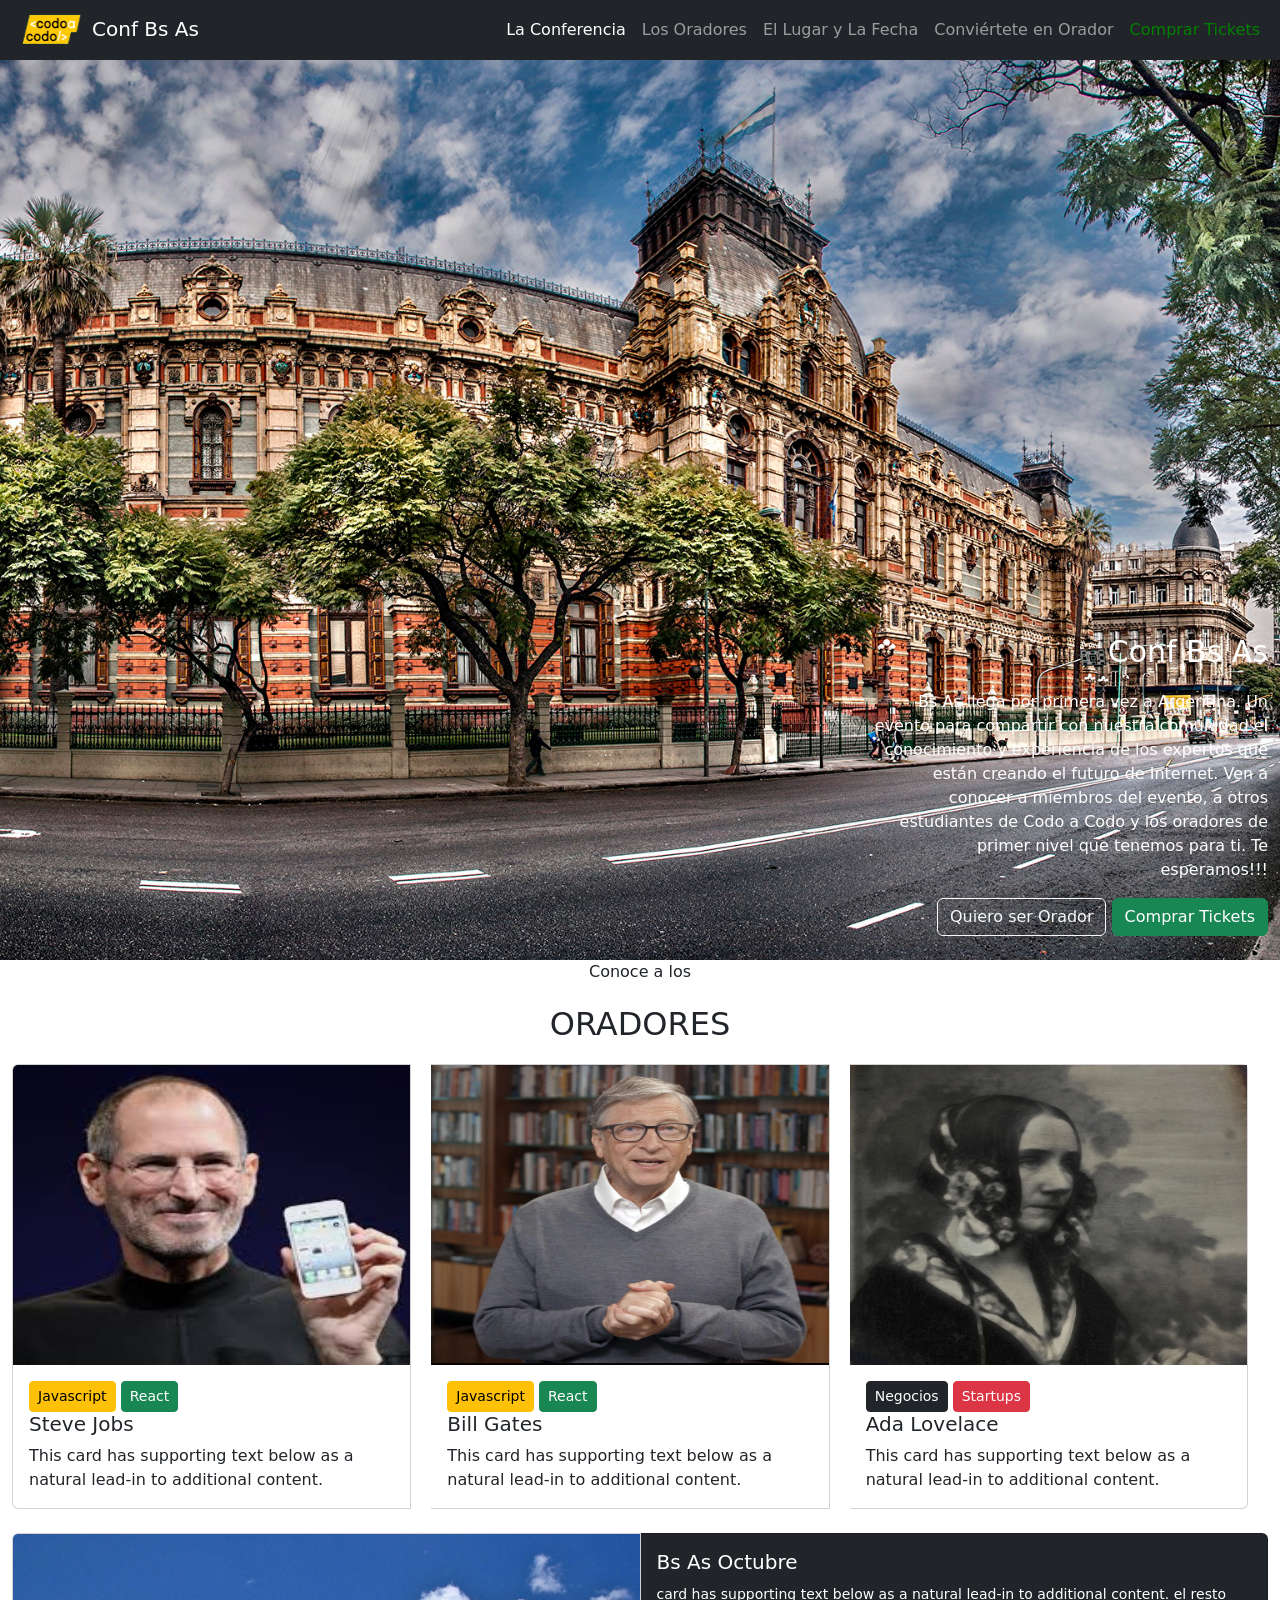
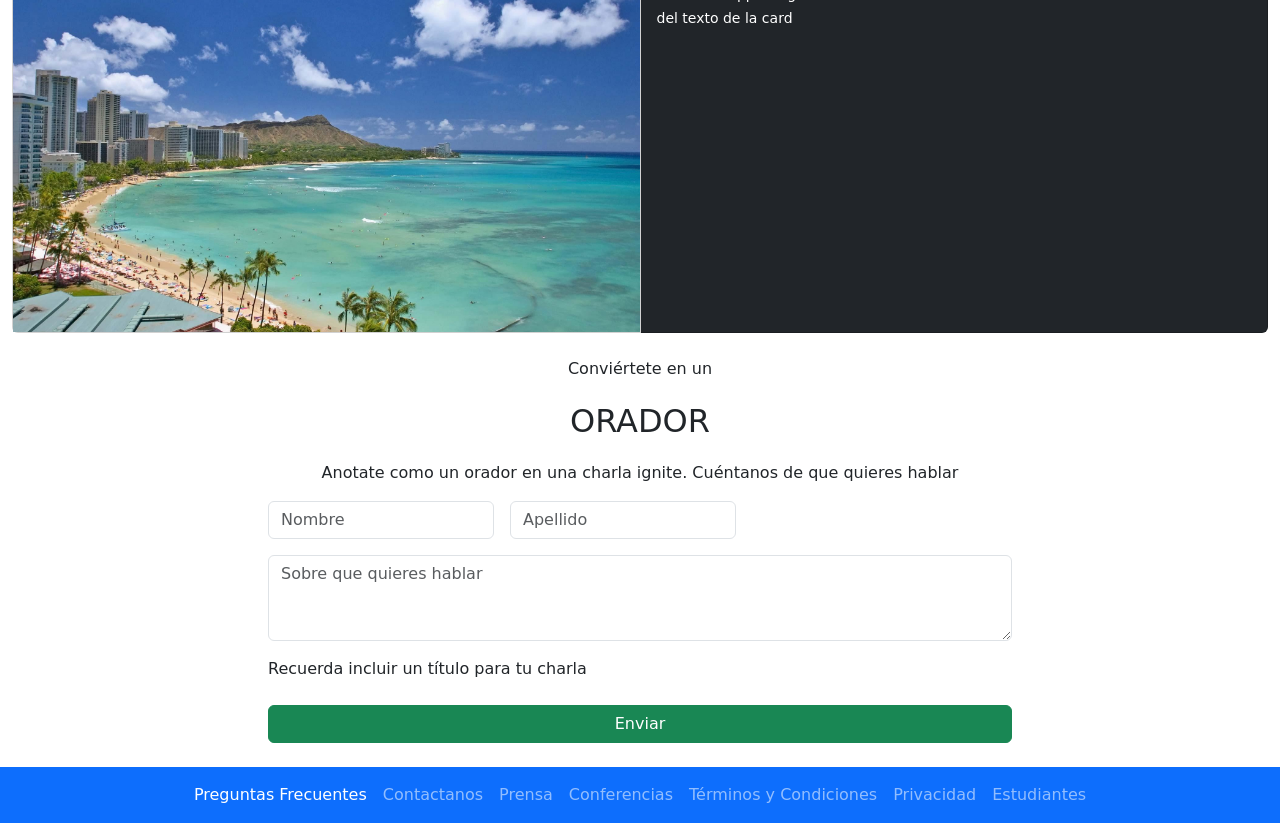
<file: target/IntegradorJava-1.0/index01.html>
<!DOCTYPE html>
<html lang="en">
<head>
    <meta charset="UTF-8">
    <meta http-equiv="X-UA-Compatible" content="IE=edge">
    <meta name="viewport" content="width=device-width, initial-scale=1.0">
    <link href="https://cdn.jsdelivr.net/npm/bootstrap@5.1.3/dist/css/bootstrap.min.css" rel="stylesheet" integrity="sha384-1BmE4kWBq78iYhFldvKuhfTAU6auU8tT94WrHftjDbrCEXSU1oBoqyl2QvZ6jIW3" crossorigin="anonymous">
    <link rel="stylesheet" href="tpibstyle.css">
    <title>TP Inegrador Bootstrap</title>
</head>
<body>
    <div id="contenido" class="container-fluid"> 
        <!-- Header -->
        <header>
            <!-- NavBar -->
            <div class="row"> 
                <nav class="navbar navbar-expand-lg navbar-dark bg-dark p-0">
                    <div class="container-fluid" >
                        <a class="navbar-brand" href="#">
                            <img src="img/codoacodo.png " alt="" width="80" height="50" class="align-text-center">Conf Bs As
                        </a> 
                        <button class="navbar-toggler" type="button" data-bs-toggle="collapse" data-bs-target="#navbarSupportedContent" aria-controls="navbarSupportedContent" aria-expanded="false" aria-label="Toggle navigation">
                            <span class="navbar-toggler-icon"></span>
                        </button>
                        <div class="collapse navbar-collapse justify-content-end" id="navbarSupportedContent">
                            <ul class="navbar-nav mr-auto mb-2 mb-lg-0">
                                <li class="nav-item">
                                    <a class="nav-link active" aria-current="page" href="#">La Conferencia</a>
                                </li>
                                <li class="nav-item">
                                    <a class="nav-link" href="#">Los Oradores</a>
                                </li>
                                <li class="nav-item">
                                    <a class="nav-link" href="#">El Lugar y La Fecha</a>
                                </li>
                                <li class="nav-item">
                                    <a class="nav-link" href="#">Conviértete en Orador</a>
                                </li>
                                <li class="nav-item">
                                    <a class="nav-link" href="./js/tickets.html" style="color: green;">Comprar Tickets</a>
                                </li>
                            </ul>
                        </div>
                    </div>
                </nav>
            </div> 
        </header>
        <!-- Main -->
        <main>
            <!-- Imagen -->
            <div class="row"> 
                <div id="imgcontenedor">
                    <div id="divbottom">
                        <div id="texto">
                            <p style="color: white;font-size:30px"> Conf Bs As</p>
                            <p style="color:white">Bs As llega por primera vez a Argentina. Un evento para compartir con
                            nuestra comunidad el conocimiento y experiencia de los expertos que están 
                            creando el futuro de Internet. Ven a conocer a miembros del evento, a otros
                            estudiantes de Codo a Codo y los oradores de primer nivel que tenemos para ti.
                            Te esperamos!!!</p>
                        </div>
                        <div id="botones">
                            <button type="button" class="btn btn-outline-light">Quiero ser Orador</button>
                            <button type="button" class="btn btn-success">Comprar Tickets</button>
                        </div>
                        <br>
                    <div></div>
                </div> 
            </div> 
            <div class="container"> 
                <div class="row">
                    <p class="text-center">Conoce a los</p>
                    <p class="text-center fs-2">ORADORES</p>
                    <!-- Card Group  -->
                    <div class="card-group cardclass">
                        <div class="card cardclass1">
                            <img src="img/steve.jpg" class="card-img-top" alt="...">
                            <div class="card-body">
                                <a href="#" class="btn btn-warning btn-sm">Javascript</a>
                                <a href="#" class="btn btn-success btn-sm">React</a>
                                <h5 class="card-title">Steve Jobs</h5>
                                <p class="card-text">This card has supporting text below as a natural lead-in to additional content.</p>
                            </div>
                        </div>
                        <div class="card cardclass1">
                            <img src="img/bill.jpg" class="card-img-top" alt="...">
                            <div class="card-body">
                                <a href="#" class="btn btn-warning btn-sm">Javascript</a>
                                <a href="#" class="btn btn-success btn-sm">React</a>
                                <h5 class="card-title">Bill Gates</h5>
                                <p class="card-text">This card has supporting text below as a natural lead-in to additional content.</p>
                            </div>
                        </div>
                        <div class="card cardclass1">
                            <img src="img/ada.jpeg"card-body">
                            <div class="card-body">
                                <a href="#" class="btn btn-dark btn-sm">Negocios</a>
                                <a href="#" class="btn btn-danger btn-sm">Startups</a>
                                <h5 class="card-title">Ada Lovelace</h5>
                                <p class="card-text">This card has supporting text below as a natural lead-in to additional content.</p>
                            </div>
                        </div>
                    </div>
                </div>
                <br>
                <!-- 2do Card Group-->
                <div class="row">
                    <div class="card-group">
                        <div class="card">
                        <img src="img/honolulu.jpg" class="card-img-top" alt="...">
                        </div>
                        <div class="card bg-dark text-white">
                        <div class="card-body">
                            <h5 class="card-title">Bs As Octubre</h5>
                            <p class="card-text"><small> card has supporting text below as a natural lead-in to additional content. el resto del texto de la card</small></p>
                        </div>
                        </div>
                    </div>
                </div>
                <br>
                <!-- Form -->
                <div class="row">
                    <p class="text-center">Conviértete en un</p>
                    <p class="text-center fs-2">ORADOR</p>
                    <p class="text-center">Anotate como un orador en una charla ignite. Cuéntanos de que quieres hablar</p>
                    <div class="horizontal">
                        <form class="row g-3">
                            <div class="col-auto">
                                <label for="inputPassword2" class="visually-hidden">Password</label>
                                <input type="password" class="form-control" id="inputPassword2" placeholder="Nombre">
                            </div>
                            <div class="col-auto">
                                <label for="inputPassword2" class="visually-hidden">Password</label>
                                <input type="password" class="form-control" id="inputPassword2" placeholder="Apellido">
                            </div>
                            <div class="mb-3">
                                <textarea class="form-control" id="exampleFormControlTextarea1" placeholder="Sobre que quieres hablar" rows="3"></textarea>
                            </div>
                        </form>
                        <div class="mb-3">
                            <label for="exampleFormControlInput1" class="form-label">Recuerda incluir un título para tu charla</label>
                        </div>
                        <div class="d-grid gap-2">
                            <button class="btn btn-success" type="button">Enviar</button>
                        </div>
                    </div>
                </div>
        </main>
        <br>
        <!-- Footer -->
        <footer>
            <div class="row">
                <nav class="navbar navbar-expand-lg navbar navbar-dark bg-primary" style="background-color:mediumblue;">
                    <div class="container-fluid" >
                        <div class="collapse navbar-collapse" id="navbarSupportedContent">
                            <ul class="navbar-nav mx-auto mb-2 mb-lg-0">
                                <li class="nav-item">
                                    <a class="nav-link active" aria-current="page" href="#">Preguntas Frecuentes</a>
                                </li>
                                <li class="nav-item">
                                    <a class="nav-link" href="#">Contactanos</a>
                                </li>
                                <li class="nav-item">
                                    <a class="nav-link" href="#">Prensa</a>
                                </li>
                                <li class="nav-item">
                                    <a class="nav-link" href="#">Conferencias</a>
                                </li>
                                <li class="nav-item">
                                    <a class="nav-link" href="#">Términos y Condiciones</a>
                                </li>
                                <li class="nav-item">
                                    <a class="nav-link" href="#">Privacidad</a>
                                </li>
                                <li class="nav-item">
                                    <a class="nav-link" href="#">Estudiantes</a>
                                </li>
                            </ul>
                        </div>
                    </div>
                </nav>
            </div>
        </footer>
    </div>
    <script src="https://cdn.jsdelivr.net/npm/bootstrap@5.1.3/dist/js/bootstrap.bundle.min.js" integrity="sha384-ka7Sk0Gln4gmtz2MlQnikT1wXgYsOg+OMhuP+IlRH9sENBO0LRn5q+8nbTov4+1p" crossorigin="anonymous"></script>
</body>
</html>
</file>
<file: target/IntegradorJava-1.0/tpibstyle.css>
#headercontainer {
    background-color: grey;
}

#imgcontenedor {
        width: 100%;
        height: 100vh;
        background-image: url('img/ba1.jpg');
        background-position: center;
        background-repeat: no-repeat;
        background-size: cover;
        display: flex;
        align-items: flex-end;
        justify-content: flex-end;
    
    }
#divbottom {
    width: 400px;
}

.cardclass img {
    height: 300px;
}

.cardclass1{
    margin-right:20px!important;
    }

.card:hover{
    transform: scale(1.05);
    box-shadow: 0 10px 20px rgba(0,0,0,.36), 0 4px 8px rgba(0,0,0,.06);
}

#contenedortexto {
    display: flex;
    flex-direction: column;
    align-items: center;
}
.horizontal {
    display:block;
    width:60%;
    margin:0 auto;
}

#texto {
    text-align: right;
}

#botones {
    text-align: right;
}

.cuerpo {
    width:50%;
    margin:0 auto;
    border-width: 5px;
}


/*.input-control input{
    border-color: #ff3860;
}*/

.input-control.success input {
    border-color: #09c372;
}

.input-control.error input {
    border-color: #ff3860;
}

.input-control.success form-select {
    border-color: #09c372;
}

.input-control.error form-select {
    border-color: #ff3860;
}

.input-control .errormsg {
    color: #ff3860;
    font-size: 10px;
    height: 13px;
}


#error {
    color: #ff3860;
    font-size: small;
}
</file>
